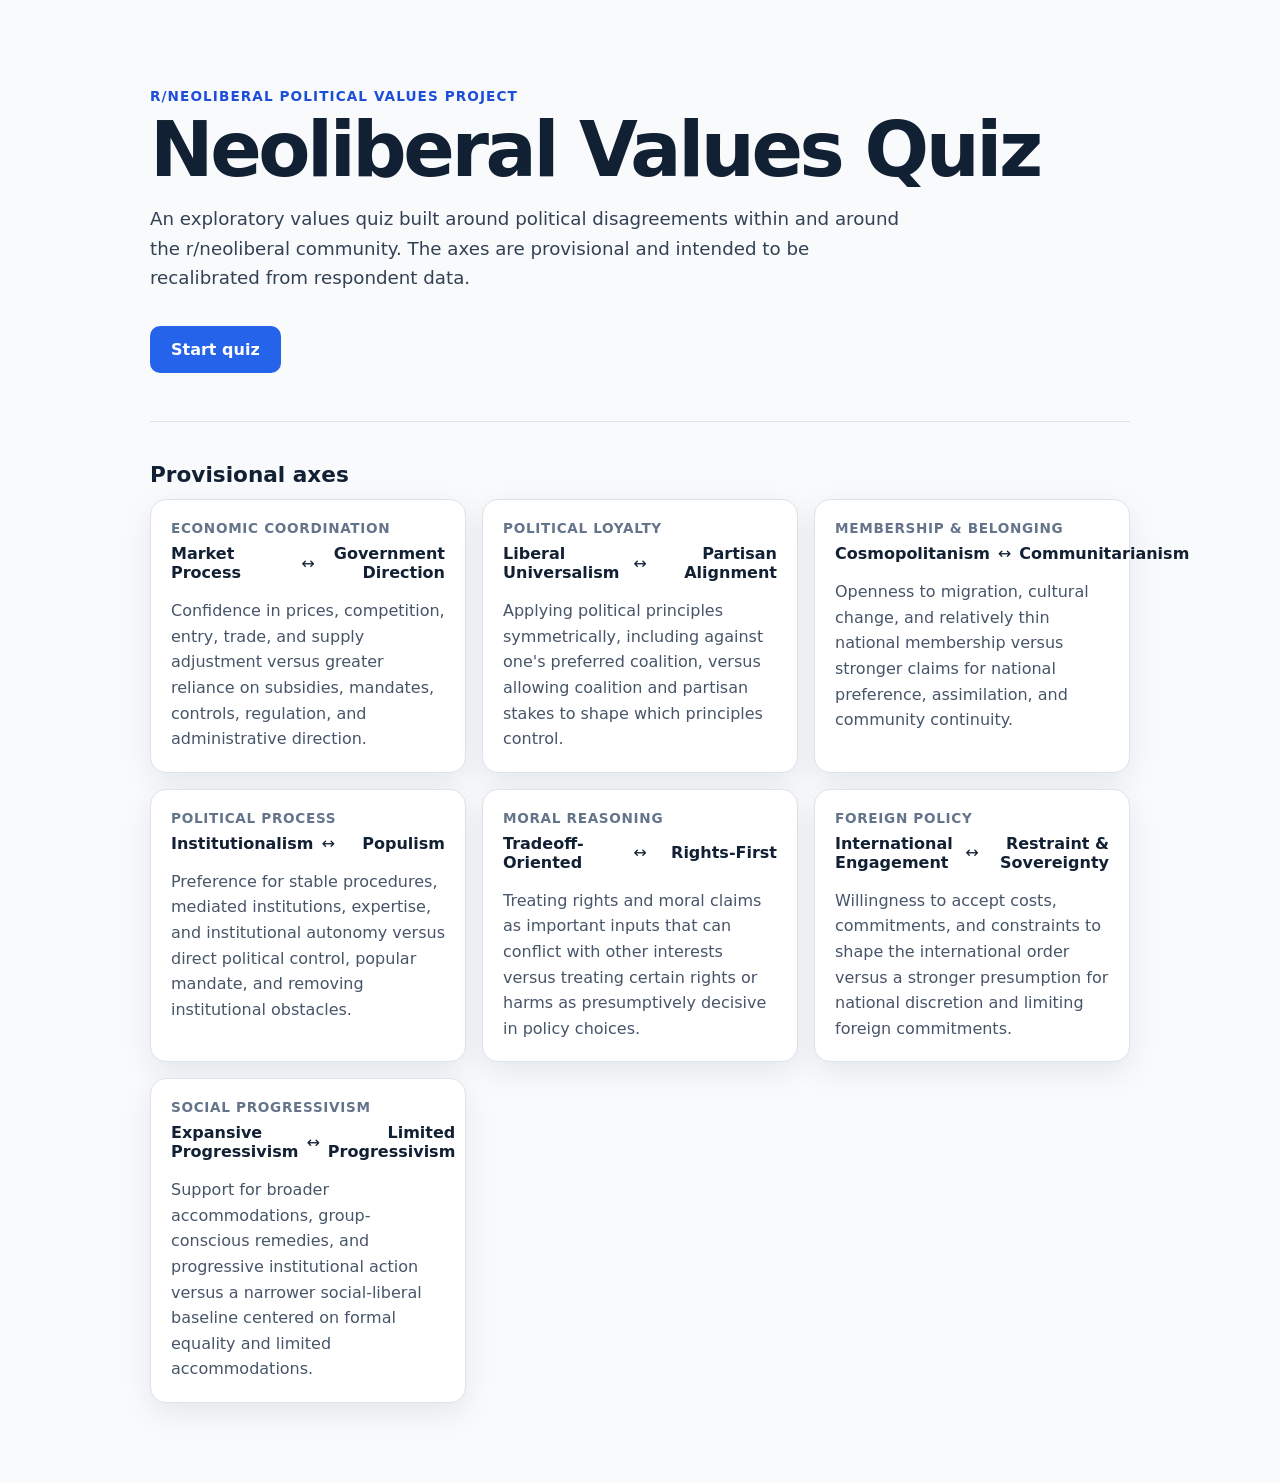
<file: neoliberalvaluesquiz/index.html>
<!doctype html>
<html lang="en">
<head>
  <meta charset="utf-8">
  <meta name="viewport" content="width=device-width, initial-scale=1">
  <title>Neoliberal Values Quiz</title>
  <link rel="stylesheet" href="style.css">
  <script src="config.js" defer></script>
</head>
<body>
  <main class="page">
    <header class="hero">
      <div class="eyebrow">r/neoliberal political values project</div>
      <h1>Neoliberal Values Quiz</h1>
      <p class="lede">An exploratory values quiz built around political disagreements within and around the r/neoliberal community. The axes are provisional and intended to be recalibrated from respondent data.</p>
      <a class="primary-button" href="quiz.html">Start quiz</a>
    </header>

    <section>
      <h2>Provisional axes</h2>
      <div id="axis-grid" class="axis-grid"></div>
    </section>
  </main>

  <script>
    window.addEventListener("DOMContentLoaded", () => {
      const grid = document.getElementById("axis-grid");
      NVQ.axes.forEach((axis) => {
        const card = document.createElement("article");
        card.className = "axis-card";
        card.innerHTML = `
          <div class="axis-card-name">${axis.name}</div>
          <div class="axis-card-poles"><strong>${axis.a}</strong><span>↔</span><strong>${axis.b}</strong></div>
          <p>${axis.description}</p>
        `;
        grid.appendChild(card);
      });
    });
  </script>
</body>
</html>
</file>
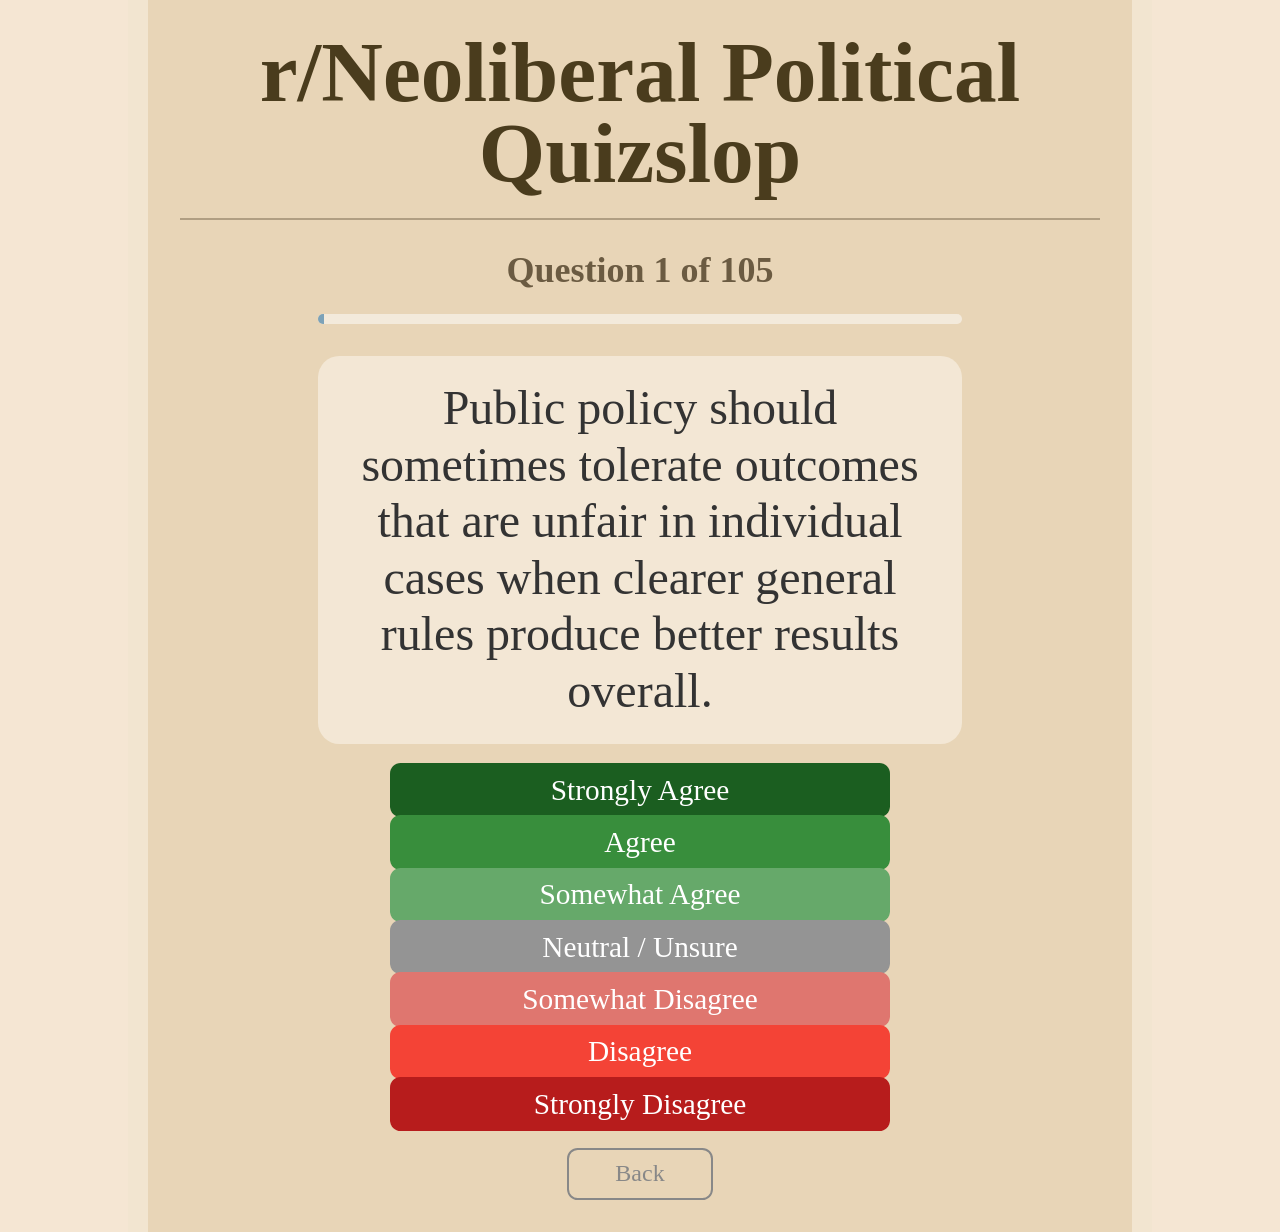
<file: quiz.html>
<!doctype html>
<html lang="en">
<head>
  <meta charset="utf-8">
  <meta name="viewport" content="width=device-width, initial-scale=1">
  <title>Quiz | r/Neoliberal Political Quizslop</title>
  <link rel="stylesheet" href="style.css">
  <script src="config.js" defer></script>
  <script src="questions.js" defer></script>
  <script src="app.js" defer></script>
</head>
<body>
  <main class="page quiz-page">
    <h1>r/Neoliberal Political Quizslop</h1>
    <hr>
    <h2 id="question-number">Loading…</h2>
    <div class="progress-track"><div id="progress" class="progress-bar"></div></div>
    <p id="question-text" class="question"></p>
    <div id="answer-buttons" class="answer-buttons"></div>
    <button id="back-button" class="secondary-button" type="button">Back</button>
  </main>
</body>
</html>
</file>
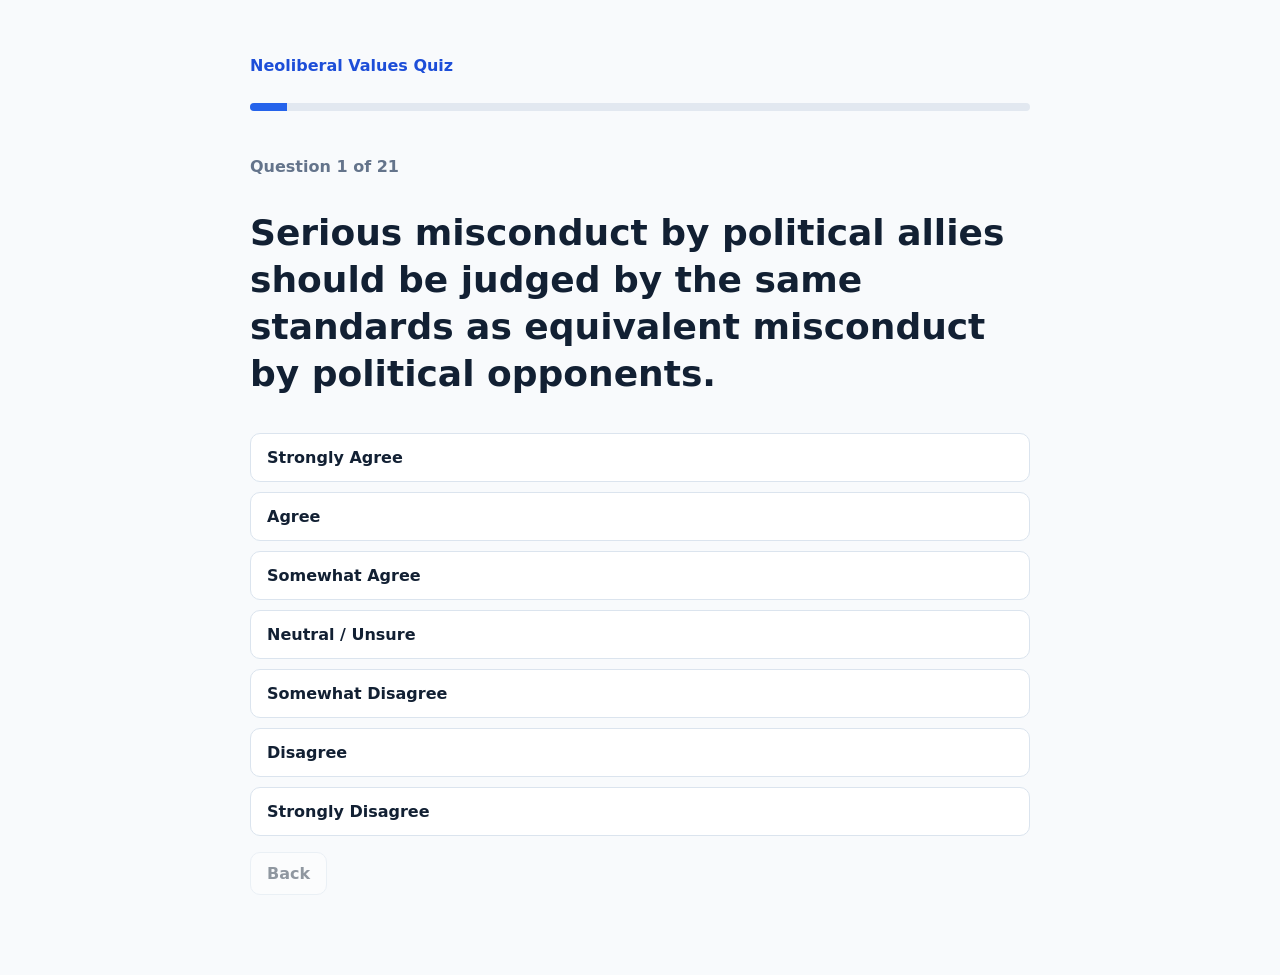
<file: neoliberalvaluesquiz/quiz.html>
<!doctype html>
<html lang="en">
<head>
  <meta charset="utf-8">
  <meta name="viewport" content="width=device-width, initial-scale=1">
  <title>Quiz | Neoliberal Values Quiz</title>
  <link rel="stylesheet" href="style.css">
  <script src="config.js" defer></script>
  <script src="questions.js" defer></script>
  <script src="app.js" defer></script>
</head>
<body>
  <main class="page quiz-page">
    <a class="text-link" href="index.html">Neoliberal Values Quiz</a>
    <div class="progress-track"><div id="progress" class="progress-bar"></div></div>
    <h1 id="question-number">Loading…</h1>
    <p id="question-text" class="question-text"></p>
    <div id="answer-buttons" class="answer-buttons"></div>
    <button id="back-button" class="secondary-button" type="button">Back</button>
  </main>
</body>
</html>
</file>
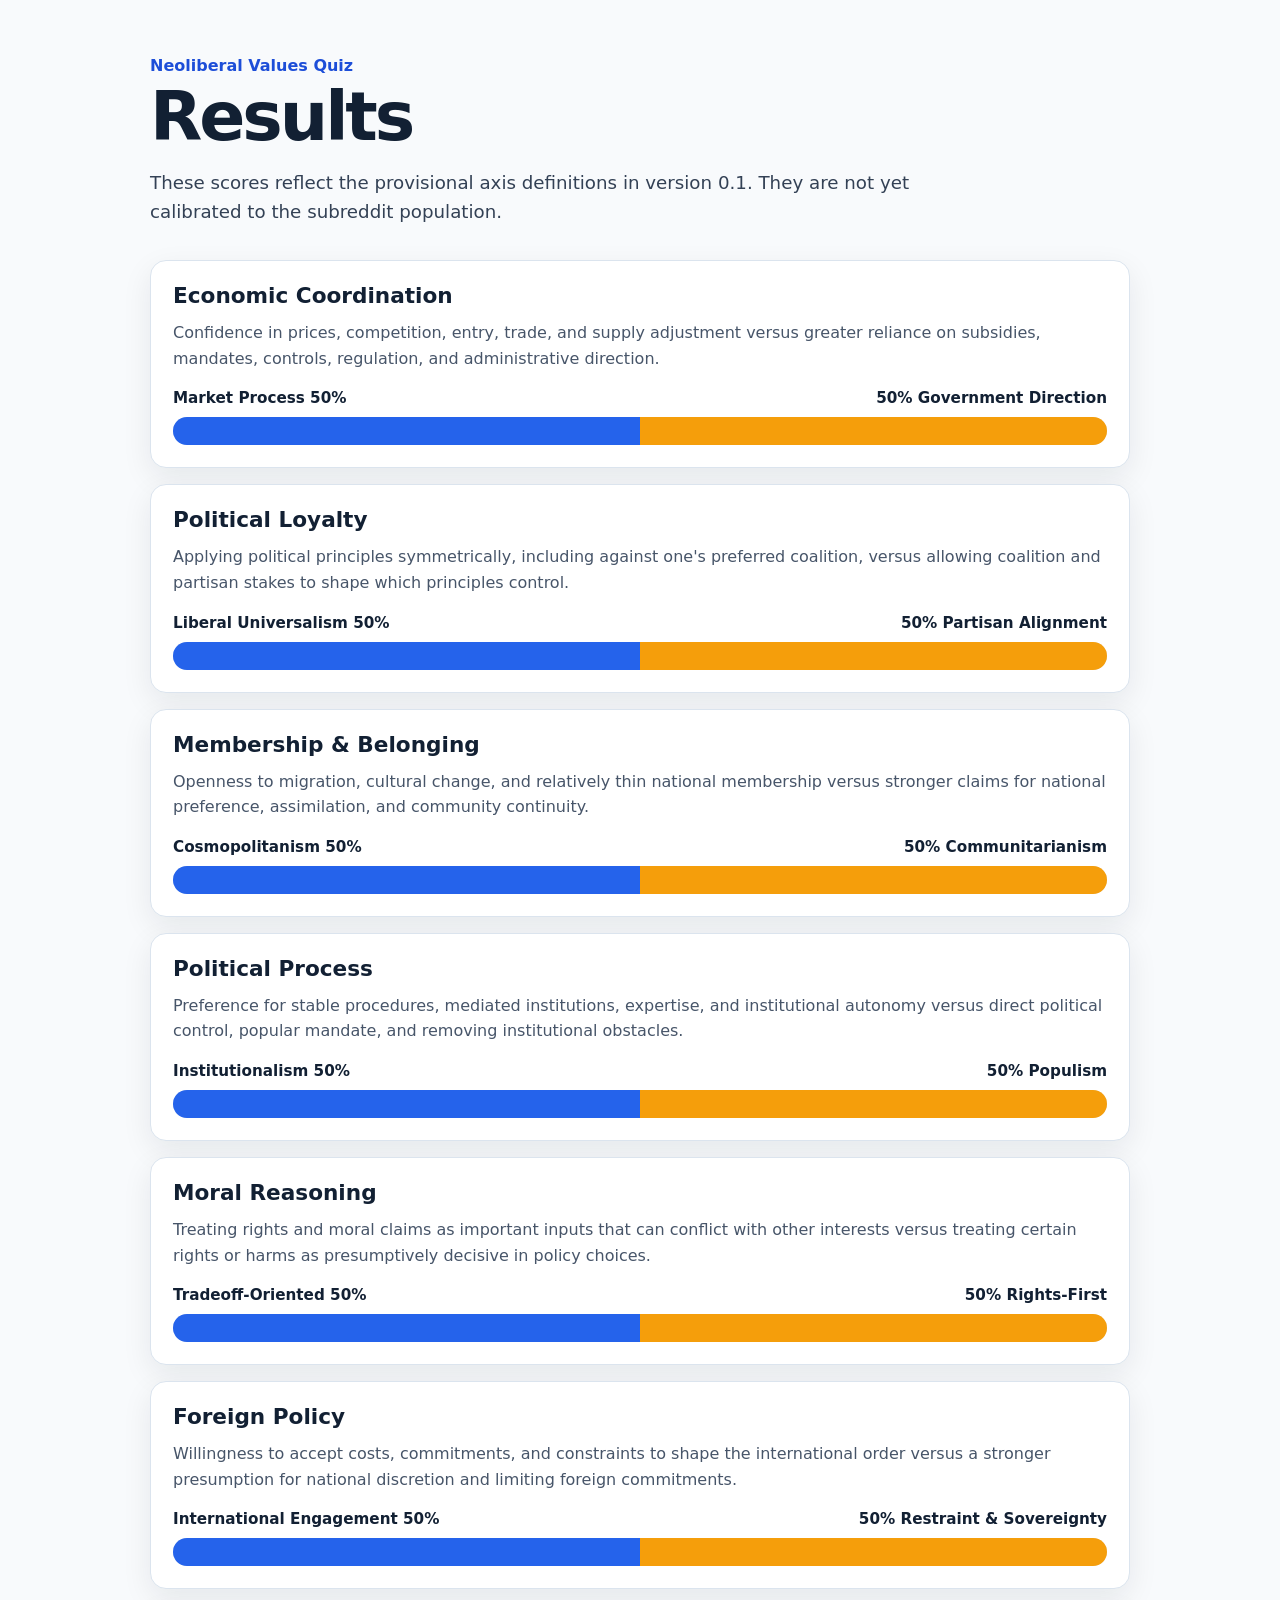
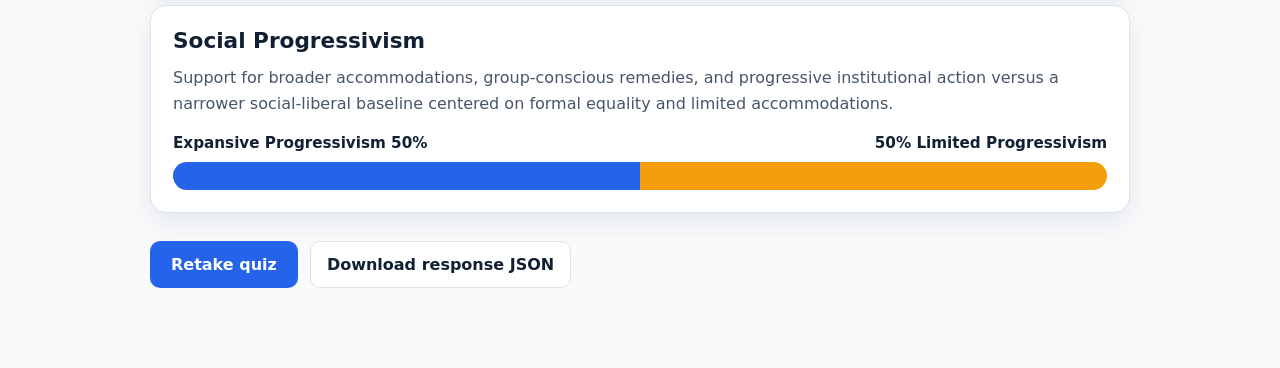
<file: neoliberalvaluesquiz/results.html>
<!doctype html>
<html lang="en">
<head>
  <meta charset="utf-8">
  <meta name="viewport" content="width=device-width, initial-scale=1">
  <title>Results | Neoliberal Values Quiz</title>
  <link rel="stylesheet" href="style.css">
  <script src="config.js" defer></script>
  <script src="results.js" defer></script>
</head>
<body>
  <main class="page results-page">
    <a class="text-link" href="index.html">Neoliberal Values Quiz</a>
    <h1>Results</h1>
    <p class="lede compact">These scores reflect the provisional axis definitions in version 0.1. They are not yet calibrated to the subreddit population.</p>
    <div id="results"></div>
    <div class="result-actions">
      <a class="primary-button" href="quiz.html">Retake quiz</a>
      <button class="secondary-button" id="download-json" type="button">Download response JSON</button>
    </div>
  </main>
</body>
</html>
</file>
<file: neoliberalvaluesquiz/style.css>
:root {
  --ink: #122033;
  --muted: #64748b;
  --paper: #f8fafc;
  --card: #ffffff;
  --line: #dbe4ee;
  --accent: #2563eb;
  --accent-dark: #1d4ed8;
  --pole-a: #2563eb;
  --pole-b: #f59e0b;
  --shadow: 0 10px 30px rgba(15, 23, 42, 0.08);
}

* { box-sizing: border-box; }

body {
  margin: 0;
  background: var(--paper);
  color: var(--ink);
  font-family: Inter, ui-sans-serif, system-ui, -apple-system, BlinkMacSystemFont, "Segoe UI", sans-serif;
}

.page {
  width: min(980px, calc(100% - 32px));
  margin: 0 auto;
  padding: 56px 0 80px;
}

.hero {
  padding: 32px 0 48px;
  border-bottom: 1px solid var(--line);
  margin-bottom: 40px;
}

.eyebrow {
  color: var(--accent-dark);
  font-size: 0.85rem;
  font-weight: 800;
  letter-spacing: 0.08em;
  text-transform: uppercase;
}

h1 {
  margin: 10px 0 16px;
  font-size: clamp(2.25rem, 7vw, 4.75rem);
  line-height: 0.95;
  letter-spacing: -0.045em;
}

h2 {
  margin: 0 0 12px;
  font-size: 1.35rem;
}

p { line-height: 1.6; }

.lede {
  max-width: 760px;
  color: #334155;
  font-size: 1.14rem;
}

.lede.compact { margin-bottom: 34px; }

.primary-button,
.secondary-button,
.answer-button {
  border-radius: 10px;
  border: 1px solid transparent;
  font: inherit;
  font-weight: 700;
  cursor: pointer;
}

.primary-button {
  display: inline-block;
  margin-top: 16px;
  padding: 13px 20px;
  background: var(--accent);
  color: white;
  text-decoration: none;
}

.primary-button:hover { background: var(--accent-dark); }

.secondary-button {
  padding: 11px 16px;
  background: white;
  border-color: var(--line);
  color: var(--ink);
}

.secondary-button:disabled {
  opacity: 0.45;
  cursor: default;
}

.text-link {
  color: var(--accent-dark);
  font-weight: 700;
  text-decoration: none;
}

.axis-grid {
  display: grid;
  grid-template-columns: repeat(auto-fit, minmax(270px, 1fr));
  gap: 16px;
}

.axis-card,
.result-axis {
  background: var(--card);
  border: 1px solid var(--line);
  border-radius: 16px;
  box-shadow: var(--shadow);
}

.axis-card { padding: 20px; }
.axis-card-name { color: var(--muted); font-size: 0.85rem; font-weight: 800; text-transform: uppercase; letter-spacing: 0.05em; }
.axis-card-poles { display: grid; grid-template-columns: 1fr auto 1fr; gap: 8px; align-items: center; margin-top: 8px; }
.axis-card-poles strong:last-child { text-align: right; }
.axis-card p { color: #475569; margin-bottom: 0; }

.quiz-page { max-width: 780px; }
.progress-track { height: 8px; background: #e2e8f0; border-radius: 999px; margin: 28px 0 48px; overflow: hidden; }
.progress-bar { height: 100%; width: 0; background: var(--accent); transition: width 180ms ease; }
.quiz-page h1 { font-size: 1rem; letter-spacing: 0; color: var(--muted); }
.question-text { min-height: 130px; font-size: clamp(1.5rem, 4vw, 2.25rem); line-height: 1.3; font-weight: 700; }
.answer-buttons { display: grid; gap: 10px; margin: 28px 0 16px; }
.answer-button { width: 100%; padding: 14px 16px; background: white; border-color: var(--line); color: var(--ink); text-align: left; }
.answer-button:hover { border-color: var(--accent); background: #eff6ff; }

.results-page h1 { font-size: clamp(2.25rem, 7vw, 4.25rem); }
.result-axis { padding: 22px; margin: 16px 0; }
.axis-heading p { color: #475569; margin: 0 0 18px; }
.axis-labels { display: flex; justify-content: space-between; gap: 16px; font-size: 0.95rem; }
.axis-labels strong:last-child { text-align: right; }
.axis-bar { display: flex; height: 28px; margin-top: 10px; border-radius: 999px; overflow: hidden; background: #e2e8f0; }
.axis-bar-a { background: var(--pole-a); }
.axis-bar-b { background: var(--pole-b); }
.result-actions { display: flex; flex-wrap: wrap; gap: 12px; margin-top: 28px; }
.result-actions .primary-button { margin-top: 0; }

@media (max-width: 600px) {
  .page { width: min(100% - 22px, 980px); padding-top: 30px; }
  .question-text { min-height: 170px; }
  .axis-labels { font-size: 0.82rem; }
}
</file>
<file: style.css>
/* Visual language adapted from LAWvalues */
@font-face {
  font-family: 'Equity';
  src: url('https://raw.githubusercontent.com/atomandaether/LAWvalues.github.io/main/fonts/equity_text_a_regular-webfont.ttf') format('truetype');
  font-weight: normal;
  font-style: normal;
}
@font-face {
  font-family: 'Equity';
  src: url('https://raw.githubusercontent.com/atomandaether/LAWvalues.github.io/main/fonts/equity_text_a_bold-webfont.ttf') format('truetype');
  font-weight: bold;
  font-style: normal;
}
@font-face {
  font-family: 'Equity Caps';
  src: url('https://raw.githubusercontent.com/atomandaether/LAWvalues.github.io/main/fonts/equity_caps_a_regular-webfont.ttf') format('truetype');
  font-weight: normal;
  font-style: normal;
}
@font-face {
  font-family: 'Equity Caps';
  src: url('https://raw.githubusercontent.com/atomandaether/LAWvalues.github.io/main/fonts/equity_caps_a_bold-webfont.ttf') format('truetype');
  font-weight: bold;
  font-style: normal;
}

* { box-sizing: border-box; }

html {
  background: #F5E6D3 url('https://raw.githubusercontent.com/atomandaether/LAWvalues.github.io/main/value_images/paper-texture.png') repeat;
  scroll-behavior: smooth;
}

body {
  width: 80%;
  min-height: 100vh;
  margin: 0 auto;
  padding: 2em;
  background-color: #E8D5B7;
  border-left: 20px solid #F2E5D0;
  border-right: 20px solid #F2E5D0;
  color: #5D4E37;
  font-family: 'Equity', Georgia, serif;
}

.page {
  width: 100%;
  margin: 0 auto;
}

h1 {
  color: #4A3C1D;
  font-family: 'Equity Caps', Georgia, serif;
  font-size: clamp(46pt, 8vw, 72pt);
  text-align: center;
  line-height: .95;
  margin: 0;
}

h2 {
  color: #6B5B42;
  font-family: 'Equity', Georgia, serif;
  font-size: 30pt;
  line-height: 1.05;
  margin: 18pt 0 10pt;
}

p {
  color: #5D4E37;
  font-family: 'Equity', Georgia, serif;
  font-size: 18.5pt;
  line-height: 1.18;
}

a {
  color: #5A7A91;
  text-decoration: none;
}
a:hover { color: #476679; text-decoration: underline; }

hr {
  border: 0;
  border-top: 2px solid rgba(107, 91, 66, .45);
  margin: 18pt 0 24pt;
}

.hero-copy {
  text-align: center;
  max-width: 900px;
  margin: 0 auto 24pt;
}

.eyebrow {
  color: #6B5B42;
  text-align: center;
  font-size: 14pt;
  letter-spacing: .08em;
  text-transform: uppercase;
  margin-bottom: 8pt;
}

.lede {
  max-width: 900px;
  margin: 12pt auto 24pt;
  text-align: center;
}
.lede.compact { margin-bottom: 24pt; }

.center {
  width: 72%;
  min-width: 520px;
  margin: 0 auto 18pt;
  padding: 12pt;
  background-color: rgba(254, 252, 249, .45);
  backdrop-filter: blur(15px);
  border-radius: 8pt;
  text-align: center;
}

.axis-grid {
  display: grid;
  grid-template-columns: 1fr;
  gap: 12pt;
}

.axis-card {
  background-color: rgba(254, 252, 249, .45);
  border-radius: 14pt;
  padding: 12pt 16pt;
  text-align: center;
}

.axis-card-name {
  color: #6B5B42;
  font-size: 16pt;
  letter-spacing: .05em;
  text-transform: uppercase;
  margin-bottom: 8pt;
}

.axis-card-poles {
  display: grid;
  grid-template-columns: 1fr auto 1fr;
  gap: 10pt;
  align-items: center;
  font-size: 21pt;
}

.axis-card-poles strong {
  display: inline-block;
  padding: 5pt 8pt;
  border-radius: 4pt;
  color: #2F1F0F;
}
.axis-card-poles strong:last-child { text-align: center; }
.axis-card p {
  margin: 10pt auto 2pt;
  max-width: 850px;
  font-size: 16.5pt;
}

.button,
.primary-button,
.secondary-button,
.answer-button {
  font-family: 'Equity', Georgia, serif;
  border: none;
  border-radius: 8pt;
  text-align: center;
  text-decoration: none;
  cursor: pointer;
}

.primary-button,
.button {
  background-color: #7CA2B8;
  color: white;
  padding: 10pt;
  width: 50%;
  min-width: 360px;
  display: block;
  font-size: 26pt;
  margin: 12pt auto;
}
.primary-button:hover,
.button:hover {
  background-color: #6A8FA5;
  text-decoration: none;
}

.text-link {
  display: block;
  text-align: center;
  font-size: 18pt;
  margin-bottom: 8pt;
}

.quiz-page h1 {
  font-size: clamp(42pt, 7vw, 64pt);
}

.progress-track {
  width: 70%;
  min-width: 500px;
  height: 10px;
  margin: 18pt auto 24pt;
  background: rgba(254, 252, 249, .55);
  border-radius: 999px;
  overflow: hidden;
}
.progress-bar {
  height: 100%;
  width: 0;
  background: #7CA2B8;
  transition: width 180ms ease;
}

#question-number {
  text-align: center;
  font-size: 27pt;
}

p.question {
  margin: 16pt auto;
  color: #333;
  font-family: 'Equity', Georgia, serif;
  width: 70%;
  min-width: 500px;
  min-height: 180px;
  background-color: rgba(254, 252, 249, .45);
  padding: 18pt;
  border-radius: 16pt;
  font-size: clamp(26pt, 4vw, 36pt);
  display: flex;
  justify-content: center;
  align-items: center;
  text-align: center;
}

.answer-buttons {
  margin-top: 8pt;
}

.answer-button {
  color: white;
  padding: 8pt;
  width: 50%;
  min-width: 500px;
  display: block;
  font-size: 22pt;
  margin: -2px auto;
}
.stronglyAgree { background: #1b5e20; }
.stronglyAgree:hover { background: #154a19; }
.agree { background: #388e3c; }
.agree:hover { background: #2f7a33; }
.somewhatAgree { background: #66a96a; }
.somewhatAgree:hover { background: #558f59; }
.neutral { background: #949494; }
.neutral:hover { background: #656565; }
.somewhatDisagree { background: #df766f; }
.somewhatDisagree:hover { background: #c95e57; }
.disagree { background: #f44336; }
.disagree:hover { background: #d6271a; }
.stronglyDisagree { background: #b71c1c; }
.stronglyDisagree:hover { background: #a00e0e; }

.secondary-button {
  background-color: #6B5B42;
  color: white;
  padding: 8pt;
  width: 10%;
  min-width: 110pt;
  display: block;
  font-size: 18pt;
  margin: 14pt auto 0;
}
.secondary-button:hover { background: #5D4E37; }
.secondary-button:disabled {
  background-color: #E8D5B7;
  color: #888;
  border: 2px solid #888;
  cursor: not-allowed;
}

.results-page > h1:nth-of-type(2) {
  font-size: 44pt;
  margin-top: 18pt;
}

.result-axis {
  margin: 24pt 0 30pt;
}

.axis-heading {
  text-align: center;
}
.axis-heading h2 {
  margin-bottom: 4pt;
}
.axis-heading p {
  font-size: 15.5pt;
  max-width: 900px;
  margin: 0 auto 10pt;
}

.result-row {
  width: 100%;
  display: grid;
  grid-template-columns: minmax(120px, 18%) 1fr minmax(120px, 18%);
  align-items: center;
  gap: 10pt;
}

.pole-badge {
  padding: 8pt 6pt;
  border-radius: 5pt;
  text-align: center;
  font-size: 19pt;
  font-weight: bold;
  line-height: 1.05;
  color: #2F1F0F;
}

.axis {
  display: flex;
  width: 100%;
  align-items: stretch;
  min-height: 58pt;
}

.bar {
  min-width: 0;
  min-height: 58pt;
  display: flex;
  align-items: center;
  border-top: 4px solid #222;
  border-bottom: 4px solid #222;
  overflow: hidden;
}
.bar.left {
  justify-content: flex-start;
  border-left: 4px solid #222;
  border-right: 1px solid #222;
}
.bar.right {
  justify-content: flex-end;
  border-right: 4px solid #222;
  border-left: 1px solid #222;
}
.text-wrapper {
  font-size: clamp(18pt, 3vw, 30pt);
  line-height: 1;
  color: #222;
  padding: 0 8pt;
  white-space: nowrap;
}

.result-actions {
  margin-top: 24pt;
  text-align: center;
}
.result-actions .primary-button,
.result-actions .secondary-button {
  display: block;
  margin: 10pt auto;
}
.result-actions .secondary-button {
  width: 38%;
  min-width: 280px;
}

.version {
  text-align: center;
  color: #6B5B42;
  font-size: 14pt;
  margin-top: 24pt;
}

@media (max-width: 900px) {
  body {
    width: 92%;
    padding: 1.2em;
    border-width: 10px;
  }
  .center,
  .progress-track,
  p.question,
  .answer-button {
    width: 92%;
    min-width: 0;
  }
  .primary-button,
  .button {
    width: 72%;
    min-width: 0;
  }
  .result-row {
    grid-template-columns: 1fr;
  }
  .pole-badge {
    font-size: 17pt;
  }
}

@media (max-width: 600px) {
  body {
    width: 100%;
    padding: 1em .7em;
    border: 0;
  }
  h1 { font-size: 42pt; }
  h2 { font-size: 24pt; }
  p { font-size: 16pt; }
  .axis-card-poles {
    grid-template-columns: 1fr;
  }
  .axis-card-poles span { transform: rotate(90deg); }
  p.question {
    min-height: 150px;
    font-size: 24pt;
  }
  .answer-button {
    width: 100%;
    font-size: 19pt;
  }
  .progress-track { width: 100%; }
  .primary-button,
  .button { width: 100%; }
  .result-actions .secondary-button {
    width: 100%;
    min-width: 0;
  }
}


.site-logo {
  width: 150px;
  height: 150px;
  object-fit: contain;
  display: block;
  margin: 0 auto 8pt;
}

.creator-footer {
  text-align: center;
  margin-top: 34pt;
  margin-bottom: 16pt;
}

.creator-footer p {
  font-size: 15pt;
}

.creator-avatar {
  width: 80px;
  height: 80px;
  border-radius: 50%;
  transition: transform .3s;
}

.creator-avatar:hover {
  transform: scale(1.1);
}

.community-section {
  margin-top: 34pt;
}

.distribution-panel {
  background-color: rgba(254, 252, 249, .45);
  border-radius: 18pt;
  padding: 18pt 20pt;
}

.distribution-panel h2 {
  text-align: center;
  margin-top: 0;
}

.distribution-panel h3 {
  color: #6B5B42;
  font-family: 'Equity', Georgia, serif;
  font-size: 22pt;
  margin: 22pt 0 10pt;
}

.calibration-placeholder p {
  text-align: center;
  max-width: 860px;
  margin: 0 auto;
}

.closest-group {
  background: rgba(255,255,255,.42);
  border-radius: 12pt;
  padding: 14pt;
  text-align: center;
  margin: 12pt 0 18pt;
}

.group-kicker {
  color: #6B5B42;
  font-size: 13pt;
  text-transform: uppercase;
  letter-spacing: .06em;
}

.group-name {
  color: #4A3C1D;
  font-family: 'Equity Caps', Georgia, serif;
  font-size: 30pt;
  margin-top: 3pt;
}

.axis-stat-list,
.group-share-list {
  display: grid;
  gap: 12pt;
}

.axis-stat-row,
.group-share-row {
  background: rgba(255,255,255,.32);
  border-radius: 10pt;
  padding: 10pt 12pt;
}

.axis-stat-row span,
.group-share-label span {
  color: #6B5B42;
  font-size: 14pt;
}

.mini-range {
  position: relative;
  height: 16px;
  margin-top: 8pt;
  background: rgba(107,91,66,.16);
  border-radius: 999px;
  overflow: visible;
}

.mini-iqr {
  position: absolute;
  top: 3px;
  height: 10px;
  background: rgba(124,162,184,.65);
  border-radius: 999px;
}

.mini-median,
.mini-you {
  position: absolute;
  top: -3px;
  width: 3px;
  height: 22px;
  transform: translateX(-1px);
}

.mini-median { background: #6B5B42; }
.mini-you { background: #F8463A; }

.group-share-label {
  display: flex;
  justify-content: space-between;
  gap: 12pt;
  align-items: baseline;
}

.group-share-track {
  height: 18px;
  margin-top: 6pt;
  background: rgba(107,91,66,.16);
  border-radius: 999px;
  overflow: hidden;
}

.group-share-fill {
  height: 100%;
  background: #7CA2B8;
  border-radius: 999px;
}

.site-logo-link {
  width: fit-content;
  display: block;
  margin: 0 auto;
  text-decoration: none;
}
.site-logo-link:hover { text-decoration: none; }

.copy-status {
  min-height: 1.3em;
  text-align: center;
  color: #6B5B42;
  font-size: 14pt;
  margin-top: -4pt;
}

.feedback-button {
  background-color: #4f7f58;
}
.feedback-button:hover {
  background-color: #416a49;
}

.reference-grid {
  display: grid;
  grid-template-columns: repeat(2, minmax(0, 1fr));
  gap: 14pt;
  margin-top: 12pt;
}

.reference-card {
  background: rgba(255,255,255,.42);
  border-radius: 12pt;
  padding: 14pt;
  text-align: center;
}

.reference-card p {
  font-size: 15pt;
}

@media (max-width: 700px) {
  .reference-grid {
    grid-template-columns: 1fr;
  }
  .results-page h1 {
    font-size: 34pt;
  }
}
</file>
